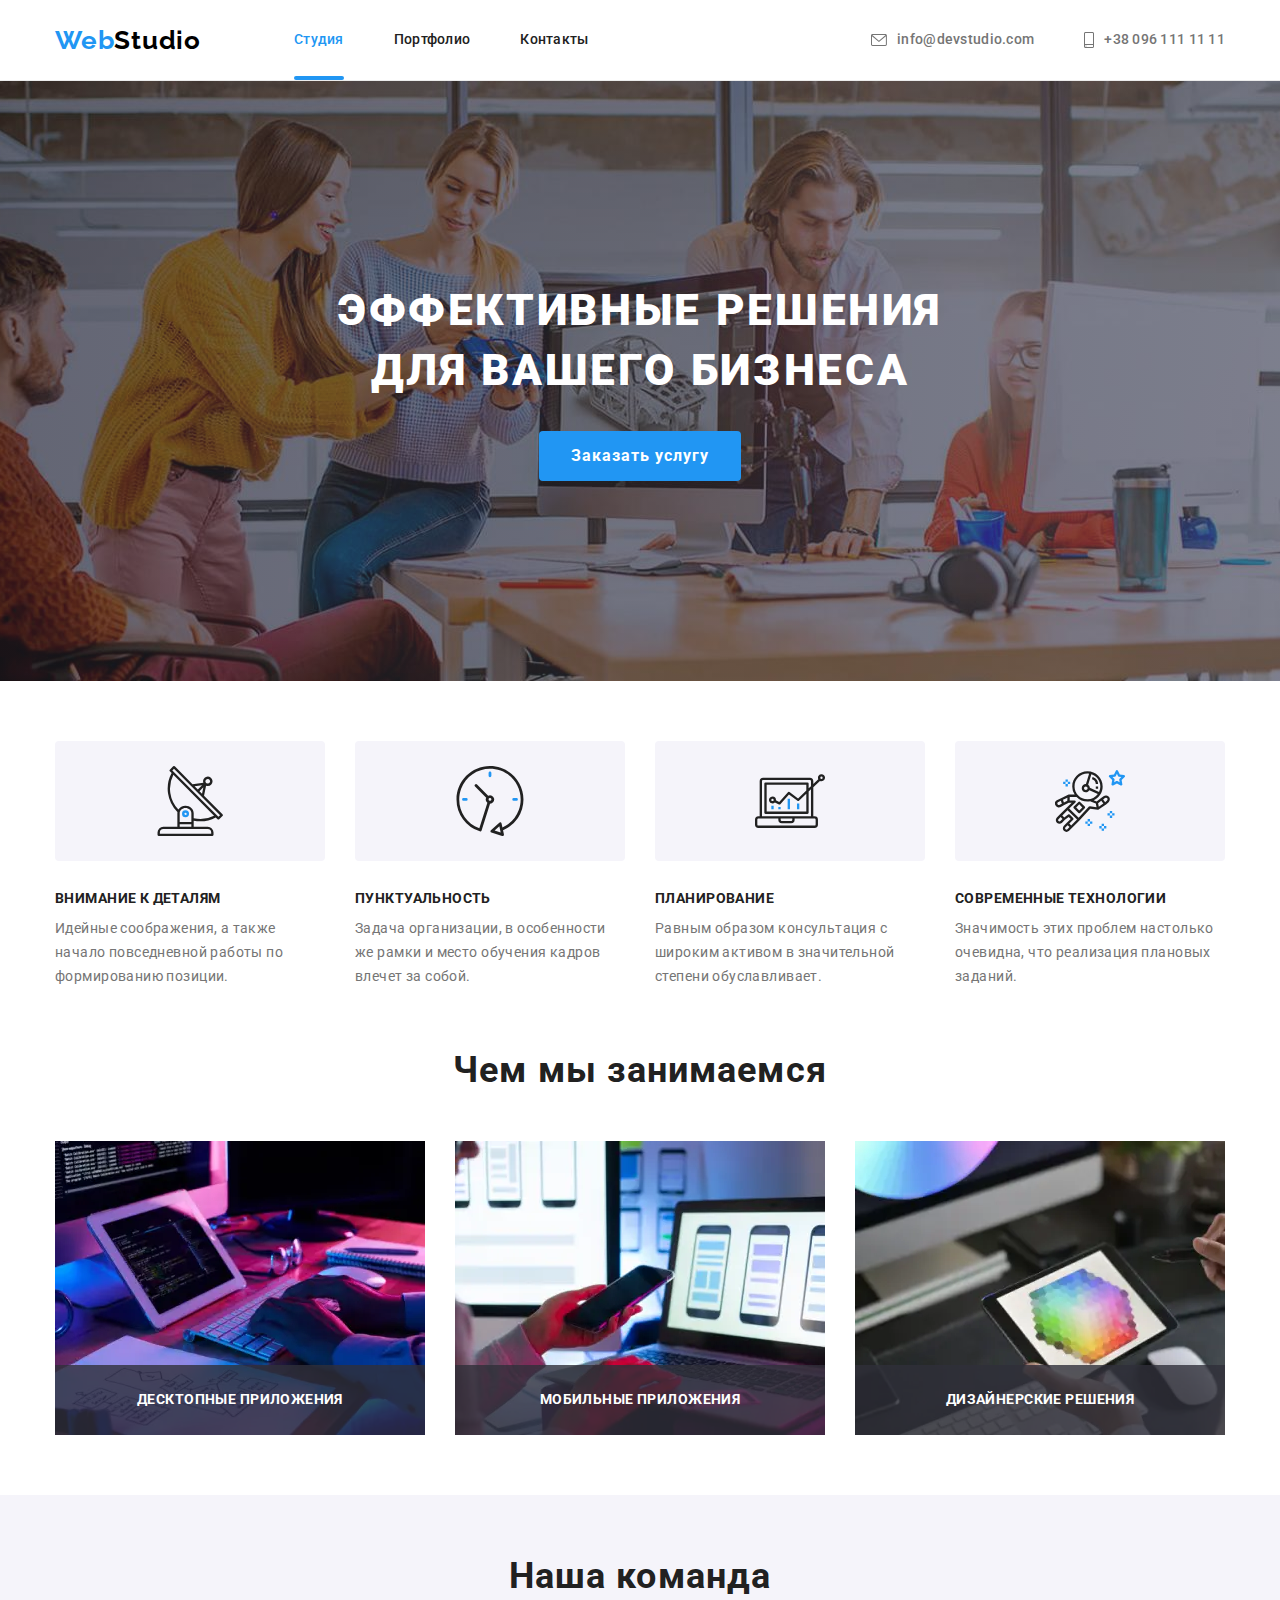
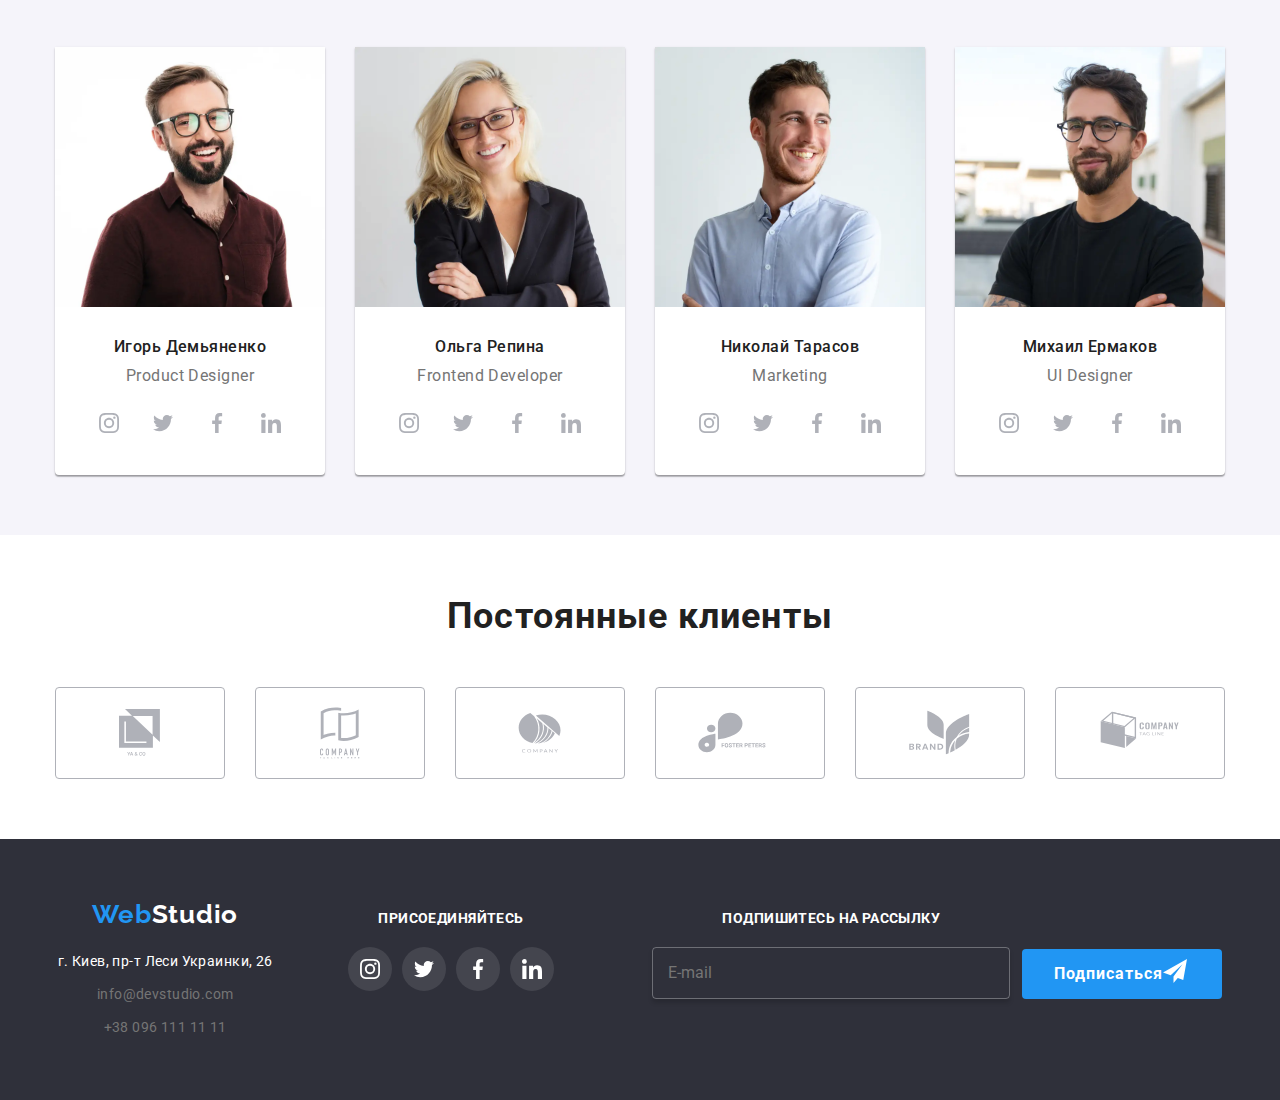
<file: index.html>
<!DOCTYPE html>
<html lang="ru">
<head>
    <meta charset="UTF-8">
    <meta http-equiv="X-UA-Compatible" content="IE=edge">
    <meta name="viewport" content="width=device-width, initial-scale=1.0">
    <title>WebStudio</title>
    <link rel="preconnect" href="https://fonts.gstatic.com">
    <link href="https://fonts.googleapis.com/css2?family=Raleway:wght@700&family=Roboto:wght@400;500;700;900&display=swap" rel="stylesheet">
    <link rel="stylesheet" href="https://cdnjs.cloudflare.com/ajax/libs/modern-normalize/0.6.0/modern-normalize.min.css"/>
    <link rel="stylesheet" href="./css/main.min.css">
</head>
<body>
<!-- Header -->
    <header class="header">
        <div class="container header__container">
            <nav class="header__navigation">
                <a class="logo header__logo link" href="./index.html" ><span class="logo__accent">Web</span>Studio</a>
                <ul class="menu list">
                    <li class="menu__item"><a class="menu__link link menu_current" href="./index.html" >Студия</a></li>
                    <li class="menu__item"><a class="menu__link link" href="./portfolio.html" >Портфолио</a></li>
                    <li class="menu__item"><a class="menu__link link" href="#" >Контакты</a></li>
                </ul>
            </nav>
            <button class="menu-button" type="button" data-menu-button> 
                <svg class="menu-button__icon" width="40" height="40">
                    <use href="./images/sprite.svg#icon-menu"></use>
                </svg>
            </button>
            <ul class="contacts header__contacts list">
                <li class="contacts__item">
                    <a class="contacts__link link" href="mailto:info@devstudio.com" >
                    <svg class="contacts__icon" width="16px" height="12px">
                        <use href="./images/sprite.svg#icon-envelope"></use>
                    </svg>
                    info@devstudio.com
                    </a>
                </li>
                <li class="contacts__item">
                    <a class="contacts__link link" href="tel:+380961111111" >
                        <svg class="contacts__icon" width="10px" height="16px">
                            <use href="./images/sprite.svg#icon-smartphone"></use>
                        </svg>
                        +38 096 111 11 11
                    </a>
                </li>
            </ul>
        </div>
              <!-- MOBILE MENU -->
        <div class="mobile-menu" data-menu>
            <div class="container mobile-menu__container">
                <button class="mobile-menu-close-btn" type="button" data-menu-close>
                    <svg class="mobile-menu-close-btn__icon" width="18" height="18">
                        <use href="./images/sprite.svg#icon-close"></use>
                    </svg>
                </button>
                <nav class="mobile-menu__navigation"></nav>
                <ul class="mobile-menu-navigation-list list">
                    <li class="mobile-menu-navigation-list__item">
                        <a class="mobile-menu-navigation-list__link link mobile-menu_current" href="./index.html" >Студия</a>
                    </li>
                    <li class="mobile-menu-navigation-list__item">
                        <a class="mobile-menu-navigation-list__link link" href="./portfolio.html" >Портфолио</a>
                    </li>
                    <li class="mobile-menu-navigation-list__item">
                        <a class="mobile-menu-navigation-list__link link" href="#" >Контакты</a>
                    </li>
                </ul>
                <ul class="mobile-menu-contacts list">
                    <li class="mobile-menu-contacts__item">
                        <a class="mobile-menu-contacts__link mobile-menu-contacts__phone-number link" href="tel:+380961111111" >
                            +38 096 111 11 11
                        </a>
                    </li>
                    <li class="mobile-menu-contacts__item">
                        <a class="mobile-menu-contacts__link link" href="mailto:info@devstudio.com" >
                        info@devstudio.com
                        </a>
                    </li>
                </ul>
                <ul class="mobile-menu-social-list list">
                    <li class="mobile-menu-social-list__item">
                        <a href="#" class="mobile-menu-social-list__link link">Instagram</a>
                    </li>
                    <li class="mobile-menu-social-list__item">
                        <a href="#" class="mobile-menu-social-list__link link">Twitter</a>
                    </li>
                    <li class="mobile-menu-social-list__item">
                        <a href="#" class="mobile-menu-social-list__link link">Facebook</a>
                    </li>
                    <li class="mobile-menu-social-list__item">
                        <a href="#" class="mobile-menu-social-list__link link">LinkedIn</a>
                    </li>
                </ul>
            </div>
        </div>
    </header>
    <main>
<!--Hero-->
    <section class="hero">
        <div>
            <h1 class="hero__title">Эффективные решения <br/> для вашего бизнеса</h1>
            <button class="modal-btn" data-modal-open type="button" >Заказать услугу</button>
        </div>
    </section>
<!--Values-->
    <section class="values section">
        <div class="container">
            <h2 class="values__title visually-hidden">Наши ценности</h2>
        <ul class="values-list list">
            <li class="values-list__item">
                <div class="values-list__block">
                    <svg class="values-list__icon" width="70" height="70">
                        <use href="./images/sprite.svg#icon-plate"></use>
                    </svg>
                </div>
                <h3 class="values-list__title">Внимание к деталям</h3>
                <p class="values-list__text">Идейные соображения, а также начало повседневной работы по формированию позиции.</p>
            </li>
            <li class="values-list__item">
                <div class="values-list__block">
                    <svg class="values-list__icon" width="70" height="70">
                        <use href="./images/sprite.svg#icon-clock"></use>
                    </svg>
                </div>
                <h3 class="values-list__title">Пунктуальность</h3>
                <p class="values-list__text">Задача организации, в особенности же рамки и место обучения кадров влечет за собой.</p>
            </li>
            <li class="values-list__item">
                <div class="values-list__block">
                    <svg class="values-list__icon" width="70" height="70">
                        <use href="./images/sprite.svg#icon-diagram"></use>
                    </svg>
                </div>
                <h3 class="values-list__title">Планирование</h3>
                <p class="values-list__text">Равным образом консультация с широким активом в значительной степени обуславливает.</p>                
            </li>
            <li class="values-list__item">
                <div class="values-list__block">
                    <svg class="values-list__icon" width="70" height="70">
                        <use href="./images/sprite.svg#icon-astronaut"></use>
                    </svg>
                </div>
                <h3 class="values-list__title">Современные технологии</h3>
                <p class="values-list__text">Значимость этих проблем настолько очевидна, что реализация плановых заданий.</p>                
            </li>
        </ul>
        </div>
    </section>
<!-- Activity -->
    <section class="activity section">
        <div class="container">
            <h2 class="activity__title section-title">Чем мы занимаемся </h2>
        <ul class="activity-list list">
            <li class="activity-list__item">
                <picture>
                    <source
                    srcset="./images/activity/what_we_do1.webp 1x, ./images/activity/what_we_do1@2x.webp 2x"
                    media="(min-width: 1200px)"
                    type="image/webp">
                    <source
                    srcset="./images/activity/what_we_do1.jpg 1x, ./images/activity/what_we_do1@2x.jpg 2x"
                    media="(min-width: 1200px)">
                    <img  class="activity-list__image" src="#" alt="Человек наберает код">
                </picture>
                <div class="activity-list__container">
                    <p class="activity-list__text">Десктопные приложения</p>
                </div>
            </li>
            <li class="activity-list__item">
                <picture>
                    <source
                    srcset="./images/activity/what_we_do2.webp 1x, ./images/activity/what_we_do2@2x.webp 2x"
                    media="(min-width: 1200px)"
                    type="image/webp">
                    <source srcset="./images/activity/what_we_do2.jpg 1x, ./images/activity/what_we_do2@2x.jpg 2x" 
                    media="(min-width: 1200px)"> 
                    <img  class="activity-list__image" src="#" alt="Человек смотрит на телефон">
                </picture>
                <div class="activity-list__container">
                    <p class="activity-list__text">Мобильные приложения</p>
                </div>
            </li>
            <li class="activity-list__item">
                <picture>
                    <source
                    srcset="./images/activity/what_we_do3.webp 1x, ./images/activity/what_we_do3@2x.webp 2x"
                    media="(min-width: 1200px)"
                    type="image/webp">
                    <source
                    srcset="./images/activity/what_we_do3.jpg 1x, ./images/activity/what_we_do3@2x.jpg 2x"
                    media="(min-width: 1200px)">
                    <img  class="activity-list__image" src="#" alt="Человек выбирает цвет">
                </picture> 
                <div class="activity-list__container">
                    <p class="activity-list__text">Дизайнерские решения</p>
                </div>
            </li>
        </ul>
        </div>
    </section>
<!-- Team -->
    <section class="team section"> 
        <div class="container">
            <h2 class="team__title section-title">Наша команда</h2>
        <ul class="team-list list">
            <li class="team-list__item">
                <picture>
                    <source
                    srcset="./images/team/team1-desktop.webp 1x, ./images/team/team1-desktop@2x.webp 2x"
                    media="(min-width: 1200px)"
                    type="image/webp">
                    <source
                    srcset="./images/team/team1-desktop.jpg 1x, ./images/team/team1-desktop@2x.jpg 2x"
                    media="(min-width: 1200px)"> 
                    <source
                    srcset="./images/team/team1-tablet.webp 1x, ./images/team/team1-tablet@2x.webp 2x"
                    media="(min-width: 768px)"
                    type="image/webp">
                    <source
                    srcset=".images/team/team1-tablet.jpg 1x, ./images/team/team1-tablet2x.jpg 2x"
                    media="(min-width: 768px)"> 
                    <source
                    srcset="./images/team/team1-mobile.webp 1x, ./images/team/team1-mobile@2x.webp 2x"
                    media="(max-width: 767px)"
                    type="image/webp">
                    <source
                    srcset="./images/team/team1-mobile.jpg 1x, ./images/team/team1-mobile2x.jpg 2x"
                    media="(max-width: 767px)"> 
                    <img  class="team-list__image" src="#" alt="Игорь Демьяненко">
                </picture>
                <div class="team-list__content">
                    <h3 class="team-list__title">Игорь Демьяненко</h3>
                    <p class="team-list__text" lang="en" >Product Designer</p>
                    <ul class="social-list list">
                        <li class="social-list__item">
                            <a class="social-list__link" href="#">
                                <svg class="social-list__icon" width="20" height="20">
                                    <use href="./images/sprite.svg#icon-instagram"></use>
                                </svg>
                            </a>
                        </li>
                        <li class="social-list__item">
                            <a class="social-list__link" href="#">
                                <svg class="social-list__icon" width="20" height="20">
                                    <use href="./images/sprite.svg#icon-twitter"></use>
                                </svg>
                            </a>
                        </li>
                        <li class="social-list__item">
                            <a class="social-list__link" href="#">
                                <svg class="social-list__icon" width="20" height="20">
                                    <use href="./images/sprite.svg#icon-facebook"></use>
                                </svg>
                            </a>
                        </li>
                        <li class="social-list__item">
                            <a class="social-list__link" href="#">
                                <svg class="social-list__icon" width="20" height="20">
                                    <use href="./images/sprite.svg#icon-linkedin"></use>
                                </svg>
                            </a>
                        </li>
                    </ul>
                </div>  
            </li>
            <li class="team-list__item">
                <picture>
                    <source
                    srcset="./images/team/team4-desktop.webp 1x, ./images/team/team4-desktop@2x.webp 2x"
                    media="(min-width: 1200px)"
                    type="image/webp">
                    <source
                    srcset="./images/team/team4-desktop.jpg 1x, ./images/team/team4-desktop@2x.jpg 2x"
                    media="(min-width: 1200px)"> 
                    <source
                    srcset="./images/team/team4-tablet.webp 1x, ./images/team/team4-tablet@2x.webp 2x"
                    media="(min-width: 768px)"
                    type="image/webp">
                    <source
                    srcset=".images/team/team4-tablet.jpg 1x, ./images/team/team4-tablet2x.jpg 2x"
                    media="(min-width: 768px)"> 
                    <source
                    srcset="./images/team/team4-mobile.webp 1x, ./images/team/team4-mobile@2x.webp 2x"
                    media="(max-width: 767px)"
                    type="image/webp">
                    <source
                    srcset="./images/team/team4-mobile.jpg 1x, ./images/team/team4-mobile2x.jpg 2x"
                    media="(max-width: 767px)"> 
                    <img  class="team-list__image" src="#" alt="Ольга Репина">
                </picture>
                <div class="team-list__content">
                    <h3 class="team-list__title">Ольга Репина</h3>
                    <p class="team-list__text" lang="en">Frontend Developer</p>
                    <ul class="social-list list">
                        <li class="social-list__item">
                            <a class="social-list__link" href="#">
                                <svg class="social-list__icon" width="20" height="20">
                                    <use href="./images/sprite.svg#icon-instagram"></use>
                                </svg>
                            </a>
                        </li>
                        <li class="social-list__item">
                            <a class="social-list__link" href="#">
                                <svg class="social-list__icon" width="20" height="20">
                                    <use href="./images/sprite.svg#icon-twitter"></use>
                                </svg>
                            </a>
                        </li>
                        <li class="social-list__item">
                            <a class="social-list__link" href="#">
                                <svg class="social-list__icon" width="20" height="20">
                                    <use href="./images/sprite.svg#icon-facebook"></use>
                                </svg>
                            </a>
                        </li>
                        <li class="social-list__item">
                            <a class="social-list__link" href="#">
                                <svg class="social-list__icon" width="20" height="20">
                                    <use href="./images/sprite.svg#icon-linkedin"></use>
                                </svg>
                            </a>
                        </li>
                    </ul>
                </div>   
            </li>
            <li class="team-list__item">
                <picture>
                    <source
                    srcset="./images/team/team3-desktop.webp 1x, ./images/team/team3-desktop@2x.webp 2x"
                    media="(min-width: 1200px)"
                    type="image/webp">
                    <source
                    srcset="./images/team/team3-desktop.jpg 1x, ./images/team/team3-desktop@2x.jpg 2x"
                    media="(min-width: 1200px)"> 
                    <source
                    srcset="./images/team/team3-tablet.webp 1x, ./images/team/team3-tablet@2x.webp 2x"
                    media="(min-width: 768px)"
                    type="image/webp">
                    <source
                    srcset=".images/team/team3-tablet.jpg 1x, ./images/team/team3-tablet2x.jpg 2x"
                    media="(min-width: 768px)"> 
                    <source
                    srcset="./images/team/team3-mobile.webp 1x, ./images/team/team3-mobile@2x.webp 2x"
                    media="(max-width: 767px)"
                    type="image/webp">
                    <source
                    srcset="./images/team/team3-mobile.jpg 1x, ./images/team/team3-mobile2x.jpg 2x"
                    media="(max-width: 767px)"> 
                    <img  class="team-list__image" src="#" alt="Николай Тарасов">
                </picture>
                <div class="team-list__content">
                    <h3 class="team-list__title">Николай Тарасов</h3>
                    <p class="team-list__text" lang="en">Marketing</p>
                    <ul class="social-list list">
                        <li class="social-list__item">
                            <a class="social-list__link" href="#">
                                <svg class="social-list__icon" width="20" height="20">
                                    <use href="./images/sprite.svg#icon-instagram"></use>
                                </svg>
                            </a>
                        </li>
                        <li class="social-list__item">
                            <a class="social-list__link" href="#">
                                <svg class="social-list__icon" width="20" height="20">
                                    <use href="./images/sprite.svg#icon-twitter"></use>
                                </svg>
                            </a>
                        </li>
                        <li class="social-list__item">
                            <a class="social-list__link" href="#">
                                <svg class="social-list__icon" width="20" height="20">
                                    <use href="./images/sprite.svg#icon-facebook"></use>
                                </svg>
                            </a>
                        </li>
                        <li class="social-list__item">
                            <a class="social-list__link" href="#">
                                <svg class="social-list__icon" width="20" height="20">
                                    <use href="./images/sprite.svg#icon-linkedin"></use>
                                </svg>
                            </a>
                        </li>
                    </ul>
                </div> 
            </li>
            <li class="team-list__item">
                <picture>
                    <source
                    srcset="./images/team/team2-desktop.webp 1x, ./images/team/team2-desktop@2x.webp 2x"
                    media="(min-width: 1200px)"
                    type="image/webp">
                    <source
                    srcset="./images/team/team2-desktop.jpg 1x, ./images/team/team2-desktop@2x.jpg 2x"
                    media="(min-width: 1200px)"> 
                    <source
                    srcset="./images/team/team2-tablet.webp 1x, ./images/team/team2-tablet@2x.webp 2x"
                    media="(min-width: 768px)"
                    type="image/webp">
                    <source
                    srcset=".images/team/team2-tablet.jpg 1x, ./images/team/team2-tablet2x.jpg 2x"
                    media="(min-width: 768px)"> 
                    <source
                    srcset="./images/team/team2-mobile.webp 1x, ./images/team/team2-mobile@2x.webp 2x"
                    media="(max-width: 767px)"
                    type="image/webp">
                    <source
                    srcset="./images/team/team2-mobile.jpg 1x, ./images/team/team2-mobile2x.jpg 2x"
                    media="(max-width: 767px)"> 
                    <img  class="team-list__image" src="#" alt="Николай Тарасов">
                </picture>
                <div class="team-list__content">
                    <h3 class="team-list__title">Михаил Ермаков</h3>
                    <p class="team-list__text" lang="en">UI Designer</p>
                    <ul class="social-list list">
                        <li class="social-list__item">
                            <a class="social-list__link" href="#">
                                <svg class="social-list__icon" width="20" height="20">
                                    <use href="./images/sprite.svg#icon-instagram"></use>
                                </svg>
                            </a>
                        </li>
                        <li class="social-list__item">
                            <a class="social-list__link" href="#">
                                <svg class="social-list__icon" width="20" height="20">
                                    <use href="./images/sprite.svg#icon-twitter"></use>
                                </svg>
                            </a>
                        </li>
                        <li class="social-list__item">
                            <a class="social-list__link" href="#">
                                <svg class="social-list__icon" width="20" height="20">
                                    <use href="./images/sprite.svg#icon-facebook"></use>
                                </svg>
                            </a>
                        </li>
                        <li class="social-list__item">
                            <a class="social-list__link" href="#">
                                <svg class="social-list__icon" width="20" height="20">
                                    <use href="./images/sprite.svg#icon-linkedin"></use>
                                </svg>
                            </a>
                        </li>
                    </ul>
                </div>
            </li>
        </ul>
        </div>
    </section>
<!-- Customers  -->
<section class="customers section">
    <div class="container">
        <h2 class="customers__title section-title">Постоянные клиенты</h2>
        <ul class="customers-list list">
            <li class="customers-list__item">
                <a class="customers-list__link" href="#">
                    <svg class="customers-list__icon" width="41" height="47">
                        <use href="./images/sprite.svg#icon-yaco"></use>
                    </svg>
                </a>
            </li>
            <li class="customers-list__item">
                <a class="customers-list__link" href="#">
                    <svg class="customers-list__icon" width="40" height="52">
                        <use href="./images/sprite.svg#icon-tag-line-here"></use>
                    </svg>
                </a>
            </li>
            <li class="customers-list__item">
                <a class="customers-list__link" href="#">
                    <svg class="customers-list__icon" width="43" height="41">
                        <use href="./images/sprite.svg#icon-company"></use>
                    </svg>
                </a>
            </li>
            <li class="customers-list__item">
                <a class="customers-list__link" href="#">
                    <svg class="customers-list__icon" width="84" height="41">
                        <use href="./images/sprite.svg#icon-foster-peters"></use>
                    </svg>
                </a>
            </li>
            <li class="customers-list__item">
                <a class="customers-list__link" href="#">
                    <svg class="customers-list__icon" width="63" height="45">
                        <use href="./images/sprite.svg#icon-brand"></use>
                    </svg>
                </a>
            </li>
            <li class="customers-list__item">
                <a class="customers-list__link" href="#">
                    <svg class="customers-list__icon" width="94" height="44">
                        <use href="./images/sprite.svg#icon-tag-line"></use>
                    </svg>
                </a>
            </li>
        </ul>
    </div>
</section>
</main>
<!-- Footer -->
    <footer class="footer">
        <div class="footer__container container">
            <div class="contact-information footer__contact-information">
                <a class="logo footer__logo logo_white link" href="./index.html" ><span class="logo__accent">Web</span>Studio</a>
                <address class="contact-information__container">
                    <ul class="contact-information__list list">
                        <li class="contact-information__item"><a class="contact-information__link contact-information__link_white link" href="https://goo.gl/maps/SBPvkcsHBhy8aDbb7" target="_blank" rel="noopener noreferrer">г. Киев, пр-т Леси Украинки, 26</a></li>
                        <li class="contact-information__item"><a class="contact-information__link link" href="mailto:info@devstudio.com" >info@devstudio.com</a></li>
                        <li class="contact-information__item"><a class="contact-information__link link" href="tel:+380961111111" >+38 096 111 11 11</a></li>
                    </ul>
                </address>
            </div>
        <div class="footer-social">
            <h2 class="footer-social__header">присоединяйтесь</h2>
            <ul class="social-list footer__social-list list">
                <li class="social-list__item">
                    <a class="social-list__link social-list__link_dark" href="#">
                        <svg class="social-list__icon social-list__icon_white" width="20" height="20">
                            <use href="./images/sprite.svg#icon-instagram"></use>
                        </svg>
                    </a>
                </li>
                <li class="social-list__item">
                    <a class="social-list__link social-list__link_dark" href="#">
                        <svg class="social-list__icon social-list__icon_white" width="20" height="20">
                            <use href="./images/sprite.svg#icon-twitter"></use>
                        </svg>
                    </a>
                </li>
                <li class="social-list__item">
                    <a class="social-list__link social-list__link_dark" href="#">
                        <svg class="social-list__icon social-list__icon_white" width="20" height="20">
                            <use href="./images/sprite.svg#icon-facebook"></use>
                        </svg>
                    </a>
                </li>
                <li class="social-list__item">
                    <a class="social-list__link social-list__link_dark" href="#">
                        <svg class="social-list__icon social-list__icon_white" width="20" height="20">
                            <use href="./images/sprite.svg#icon-linkedin"></use>
                        </svg>
                    </a>
                </li>
            </ul>
        </div>
        <form class="subscribe-form">
            <div class="subscribe-form__field">
                <label class="subscribe-form__label">
                    <span class="subscribe-form__text">
                        Подпишитесь на рассылку
                    </span>
                    <input class="subscribe-form__input" type="text" name="subscribe" placeholder="E-mail">
                </label>
            </div>
            <button class="modal-btn subscribe-form__modal-btn" type="submit">
                <span class="subscribe-form__modal-btn__text">
                    Подписаться
                </span>
                <svg class="subscribe-form__modal-btn__icon" width="24" height="24">
                    <use href="./images/sprite.svg#icon-send"></use>
                </svg>
            </button>
        </form>
        </div>
    </footer> 
    <!-- Modal window -->
    <div class="backdrop is-hidden" data-modal>
        <div class="modal">
            <button class="close-btn" type="button" data-modal-close>
                <svg class="close-btn__icon" width="18" height="18">
                    <use href="./images/sprite.svg#icon-close"></use>
                </svg>
            </button>
        <h2 class="modal__title">Оставьте свои данные, мы вам перезвоним</h2>
            <form class="modal-form" name="order-form">
                <div class="modal-form__field">
                    <label class="modal-form__label" for="name">Имя</label>
                    <div class="modal-form__wrapper">
                        <input class="modal-form__input" type="text" name="name" id="name">
                        <svg class="modal-form__icon" width="18" height="18">
                            <use href="./images/sprite.svg#icon-person-black"></use>
                        </svg>
                    </div>
                </div>
                <div class="modal-form__field">
                    <label class="modal-form__label" for="phone">Телефон</label>
                    <div class="modal-form__wrapper">
                        <input class="modal-form__input" type="tel" name="phone" id="phone">
                        <svg class="modal-form__icon" width="18" height="18">
                            <use href="./images/sprite.svg#icon-phone-black"></use>
                        </svg>
                    </div>
                </div>
                <div class="modal-form__field">
                    <label class="modal-form__label" for="mail">Почта</label>
                    <div class="modal-form__wrapper">
                        <input class="modal-form__input" type="email" name="mail" id="mail">
                        <svg class="modal-form__icon" width="18" height="18">
                            <use href="./images/sprite.svg#icon-email-black"></use>
                        </svg>
                    </div>
                </div>
                <div class="modal-form__field">
                    <label class="modal-form__label" for="comments">Комментарий</label>
                    <textarea 
                    class="modal-form__message"
                    name="comments" 
                    rows="5" id="comments" 
                    placeholder="Введите текст"></textarea>
                </div>
                <div class="modal-form__checkbox-field">
                    <input class="modal-form__checkbox visually-hidden" 
                    type="checkbox" 
                    name="conditions" 
                    id="conditions">
                    <label class="modal-form__checkbox-label" for="conditions">Соглашаюсь с рассылкой и принимаю <a class="modal-form__checkbox-link" href="#">Условия договора</a></label>
                </div>
                <button class="modal-btn modal-form__modal-btn" type="submit">Отправить</button>
            </form>
        </div>
    </div>
    <script src="./js/modal.js"></script>
    <script src="./js/menu.js"></script>
</body>
</html>
</file>
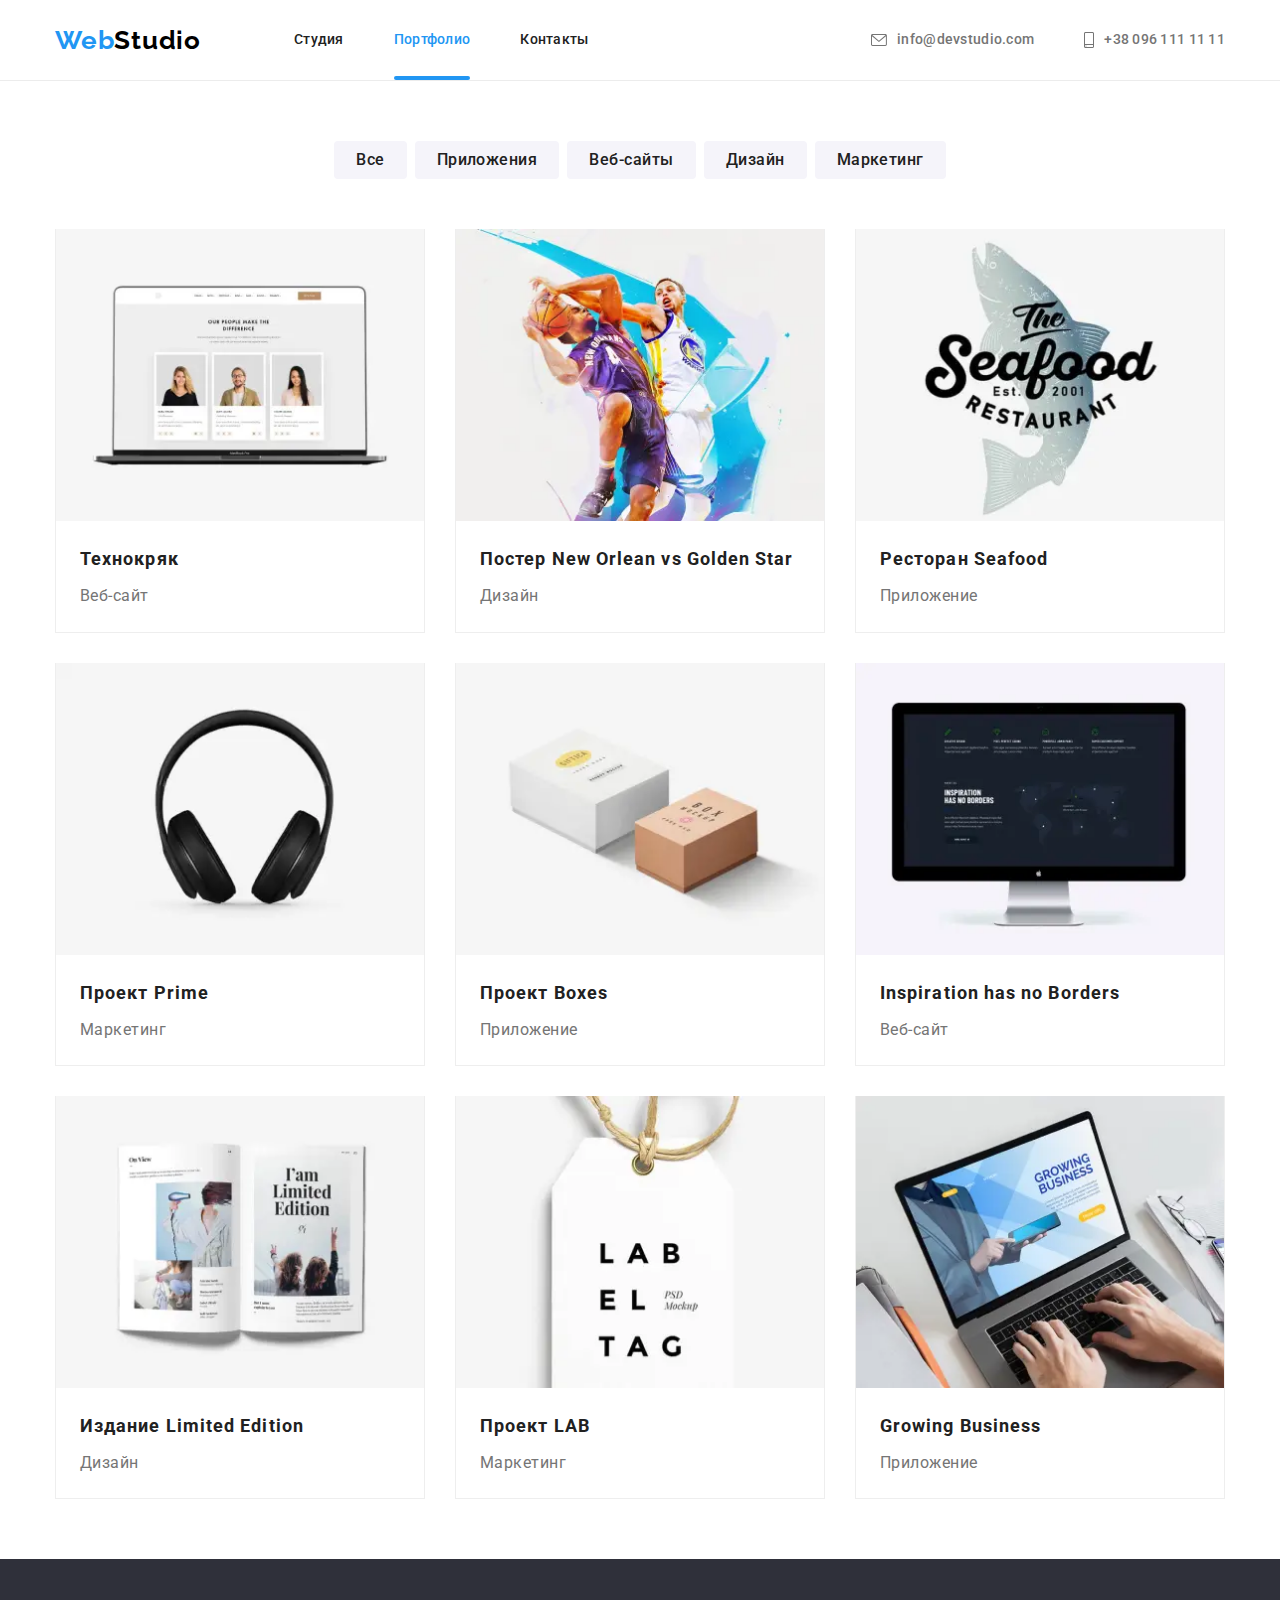
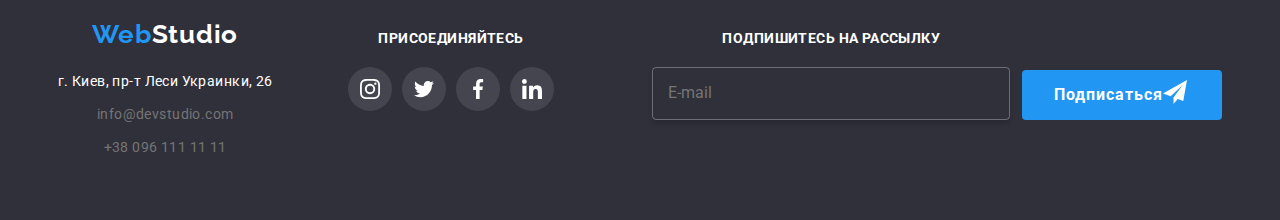
<file: portfolio.html>
<!DOCTYPE html>
<html lang="ru">
<head>
    <meta charset="UTF-8">
    <meta http-equiv="X-UA-Compatible" content="IE=edge">
    <meta name="viewport" content="width=device-width, initial-scale=1.0">
    <title>Портфолио</title>
    <link rel="preconnect" href="https://fonts.gstatic.com">
    <link href="https://fonts.googleapis.com/css2?family=Raleway:wght@700&family=Roboto:wght@400;500;700;900&display=swap" rel="stylesheet">
    <link rel="stylesheet" href="https://cdnjs.cloudflare.com/ajax/libs/modern-normalize/0.6.0/modern-normalize.min.css"/>
    <link rel="stylesheet" href="./css/main.min.css">
</head>
<body>
    <!-- Header -->
    <header class="header">
        <div class="container header__container">
            <nav class="header__navigation">
                <a class="logo header__logo link" href="./index.html" ><span class="logo__accent">Web</span>Studio</a>
                <ul class="menu list">
                    <li class="menu__item"><a class="menu__link link" href="./index.html" >Студия</a></li>
                    <li class="menu__item"><a class="menu__link link menu_current" href="./portfolio.html" >Портфолио</a></li>
                    <li class="menu__item"><a class="menu__link link" href="#" >Контакты</a></li>
                </ul>
            </nav>
            <button class="menu-button" type="button" data-menu-button> 
                <svg class="menu-button__icon" width="40" height="40">
                    <use href="./images/sprite.svg#icon-menu"></use>
                </svg>
            </button>
            <ul class="contacts header__contacts list">
                <li class="contacts__item">
                    <a class="contacts__link link" href="mailto:info@devstudio.com" >
                    <svg class="contacts__icon" width="16px" height="12px">
                        <use href="./images/sprite.svg#icon-envelope"></use>
                    </svg>
                    info@devstudio.com
                    </a>
                </li>
                <li class="contacts__item">
                    <a class="contacts__link link" href="tel:+380961111111" >
                        <svg class="contacts__icon" width="10px" height="16px">
                            <use href="./images/sprite.svg#icon-smartphone"></use>
                        </svg>
                        +38 096 111 11 11
                    </a>
                </li>
            </ul>
        </div>
              <!-- MOBILE MENU -->
        <div class="mobile-menu" data-menu>
            <div class="container mobile-menu__container">
                <button class="mobile-menu-close-btn" type="button" data-menu-close>
                    <svg class="mobile-menu-close-btn__icon" width="18" height="18">
                        <use href="./images/sprite.svg#icon-close"></use>
                    </svg>
                </button>
                <nav class="mobile-menu__navigation"></nav>
                <ul class="mobile-menu-navigation-list list">
                    <li class="mobile-menu-navigation-list__item">
                        <a class="mobile-menu-navigation-list__link link" href="./index.html" >Студия</a>
                    </li>
                    <li class="mobile-menu-navigation-list__item">
                        <a class="mobile-menu-navigation-list__link mobile-menu_current link" href="./portfolio.html" >Портфолио</a>
                    </li>
                    <li class="mobile-menu-navigation-list__item">
                        <a class="mobile-menu-navigation-list__link link" href="#" >Контакты</a>
                    </li>
                </ul>
                <ul class="mobile-menu-contacts list">
                    <li class="mobile-menu-contacts__item">
                        <a class="mobile-menu-contacts__link mobile-menu-contacts__phone-number link" href="tel:+380961111111" >
                            +38 096 111 11 11
                        </a>
                    </li>
                    <li class="mobile-menu-contacts__item">
                        <a class="mobile-menu-contacts__link link" href="mailto:info@devstudio.com" >
                        info@devstudio.com
                        </a>
                    </li>
                </ul>
                <ul class="mobile-menu-social-list list">
                    <li class="mobile-menu-social-list__item">
                        <a href="#" class="mobile-menu-social-list__link link">Instagram</a>
                    </li>
                    <li class="mobile-menu-social-list__item">
                        <a href="#" class="mobile-menu-social-list__link link">Twitter</a>
                    </li>
                    <li class="mobile-menu-social-list__item">
                        <a href="#" class="mobile-menu-social-list__link link">Facebook</a>
                    </li>
                    <li class="mobile-menu-social-list__item">
                        <a href="#" class="mobile-menu-social-list__link link">LinkedIn</a>
                    </li>
                </ul>
            </div>
        </div>
    </header>
    <main>
        <!-- Portfolio -->
        <h1 class="visually-hidden">Портфолио</h1>
        <section class="section">
            <div class="container">
                <ul class="filter list">
                    <li class="filter__item"><button class="filter__button" type="button">Все</button></li>
                    <li class="filter__item"><button class="filter__button" type="button">Приложения</button></li>
                    <li class="filter__item"><button class="filter__button" type="button">Веб-сайты</button></li>
                    <li class="filter__item"><button class="filter__button" type="button">Дизайн</button></li>
                    <li class="filter__item"><button class="filter__button" type="button">Маркетинг</button></li>
                </ul>
                <ul class="examples list">
                    <li class="card">
                        <a href="#" class="card__link link">
                            <div class="card__wraper">
                                <picture>
                                    <source
                                    srcset="./images/portfolio/example1-desktop.webp 1x, ./images/portfolio/example1-desktop@2x.webp 2x"
                                    media="(min-width: 1200px)"
                                    type="image/webp">
                                    <source
                                    srcset="./images/portfolio/example1-desktop.jpg 1x, ./images/portfolio/example1-desktop@2x.jpg 2x"
                                    media="(min-width: 1200px)"> 
                                    <source
                                    srcset="./images/portfolio/example1-tablet.webp 1x, ./images/portfolio/example1-tablet@2x.webp 2x"
                                    media="(min-width: 768px)"
                                    type="image/webp">
                                    <source
                                    srcset="./images/portfolio/example1-tablet.jpg 1x, ./images/portfolio/example1-tablet2x.jpg 2x"
                                    media="(min-width: 768px)"> 
                                    <source
                                    srcset="./images/portfolio/example1-mobile.webp 1x, ./images/portfolio/example1-mobile@2x.webp 2x"
                                    media="(max-width: 767px)"
                                    type="image/webp">
                                    <source
                                    srcset="./images/portfolio/example1-mobile.jpg 1x, ./images/portfolio/example1-mobile2x.jpg 2x"
                                    media="(max-width: 767px)"> 
                                    <img  class="card__image" src="./images/portfolio/example1-mobile.jpg" alt="Экран ноутбука">
                                </picture>
                                <p class="card__overlay">
                                Технокряк это современная площадка распространения коронавируса. Компании используют эту платформу для цифрового шпионажа и атак на защищённые сервера конкурентов.
                                </p>
                            </div>
                            <div class="card__content">
                                <h2 class="card__title">Технокряк</h2>
                                <p class="card__text">Веб-сайт</p>
                            </div>
                        </a>
                    </li>
                    <li class="card">
                        <a href="#" class="card__link link">
                            <div class="card__wraper">
                                <picture>
                                    <source
                                    srcset="./images/portfolio/example2-desktop.webp 1x, ./images/portfolio/example2-desktop@2x.webp 2x"
                                    media="(min-width: 1200px)"
                                    type="image/webp">
                                    <source
                                    srcset="./images/portfolio/example2-desktop.jpg 1x, ./images/portfolio/example2-desktop@2x.jpg 2x"
                                    media="(min-width: 1200px)"> 
                                    <source
                                    srcset="./images/portfolio/example2-tablet.webp 1x, ./images/portfolio/example2-tablet@2x.webp 2x"
                                    media="(min-width: 768px)"
                                    type="image/webp">
                                    <source
                                    srcset="./images/portfolio/example2-tablet.jpg 1x, ./images/portfolio/example2-tablet2x.jpg 2x"
                                    media="(min-width: 768px)"> 
                                    <source
                                    srcset="./images/portfolio/example2-mobile.webp 1x, ./images/portfolio/example2-mobile@2x.webp 2x"
                                    media="(max-width: 767px)"
                                    type="image/webp">
                                    <source
                                    srcset="./images/portfolio/example2-mobile.jpg 1x, ./images/portfolio/example2-mobile2x.jpg 2x"
                                    media="(max-width: 767px)"> 
                                    <img  class="card__image" src="./images/portfolio/example2-mobile.jpg" alt="ДВа баскетболиста">
                                </picture>
                                <p class="card__overlay">
                                    Технокряк это современная площадка распространения коронавируса. Компании используют эту платформу для цифрового шпионажа и атак на защищённые сервера конкурентов.
                                </p>
                            </div>   
                            <div class="card__content">
                                <h2 class="card__title">Постер New Orlean vs Golden Star</h2>
                                <p class="card__text">Дизайн</p>
                            </div>
                        </a>                         
                    </li>
                        <li class="card">
                           <a href="#" class="card__link link">
                                <div class="card__wraper">
                                    <picture>
                                        <source
                                        srcset="./images/portfolio/example3-desktop.webp 1x, ./images/portfolio/example3-desktop@2x.webp 2x"
                                        media="(min-width: 1200px)"
                                        type="image/webp">
                                        <source
                                        srcset="./images/portfolio/example3-desktop.jpg 1x, ./images/portfolio/example3-desktop@2x.jpg 2x"
                                        media="(min-width: 1200px)"> 
                                        <source
                                        srcset="./images/portfolio/example3-tablet.webp 1x, ./images/portfolio/example3-tablet@2x.webp 2x"
                                        media="(min-width: 768px)"
                                        type="image/webp">
                                        <source
                                        srcset="./images/portfolio/example3-tablet.jpg 1x, ./images/portfolio/example3-tablet2x.jpg 2x"
                                        media="(min-width: 768px)"> 
                                        <source
                                        srcset="./images/portfolio/example3-mobile.webp 1x, ./images/portfolio/example3-mobile@2x.webp 2x"
                                        media="(max-width: 767px)"
                                        type="image/webp">
                                        <source
                                        srcset="./images/portfolio/example3-mobile.jpg 1x, ./images/portfolio/example3-mobile2x.jpg 2x"
                                        media="(max-width: 767px)"> 
                                        <img  class="card__image" src="./images/portfolio/example3-mobile.jpg" alt="Логотип ресторана">
                                    </picture>
                                    <p class="card__overlay">
                                        Технокряк это современная площадка распространения коронавируса. Компании используют эту платформу для цифрового шпионажа и атак на защищённые сервера конкурентов.
                                    </p>
                                </div>  
                                <div class="card__content">
                                    <h2 class="card__title">Ресторан Seafood</h2>
                                    <p class="card__text">Приложение</p>  
                                </div>
                           </a>
                        </li>
                        <li class="card">
                           <a href="#" class="card__link link">
                                <div class="card__wraper">
                                    <picture>
                                        <source
                                        srcset="./images/portfolio/example4-desktop.webp 1x, ./images/portfolio/example4-desktop@2x.webp 2x"
                                        media="(min-width: 1200px)"
                                        type="image/webp">
                                        <source
                                        srcset="./images/portfolio/example4-desktop.jpg 1x, ./images/portfolio/example4-desktop@2x.jpg 2x"
                                        media="(min-width: 1200px)"> 
                                        <source
                                        srcset="./images/portfolio/example4-tablet.webp 1x, ./images/portfolio/example4-tablet@2x.webp 2x"
                                        media="(min-width: 768px)"
                                        type="image/webp">
                                        <source
                                        srcset="./images/portfolio/example4-tablet.jpg 1x, ./images/portfolio/example4-tablet2x.jpg 2x"
                                        media="(min-width: 768px)"> 
                                        <source
                                        srcset="./images/portfolio/example4-mobile.webp 1x, ./images/portfolio/example4-mobile@2x.webp 2x"
                                        media="(max-width: 767px)"
                                        type="image/webp">
                                        <source
                                        srcset="./images/portfolio/example4-mobile.jpg 1x, ./images/portfolio/example4-mobile2x.jpg 2x"
                                        media="(max-width: 767px)"> 
                                        <img  class="card__image" src="./images/portfolio/example4-mobile.jpg" alt="Наушники">
                                    </picture>
                                    <p class="card__overlay">
                                        Технокряк это современная площадка распространения коронавируса. Компании используют эту платформу для цифрового шпионажа и атак на защищённые сервера конкурентов.
                                    </p>
                                </div>
                                <div class="card__content">
                                    <h2 class="card__title">Проект Prime</h2>
                                    <p class="card__text">Маркетинг</p>
                                </div>
                            </a>
                        </li>
                        <li class="card">
                            <a href="#" class="card__link link">
                                <div class="card__wraper">
                                    <picture>
                                        <source
                                        srcset="./images/portfolio/example5-desktop.webp 1x, ./images/portfolio/example5-desktop@2x.webp 2x"
                                        media="(min-width: 1200px)"
                                        type="image/webp">
                                        <source
                                        srcset="./images/portfolio/example5-desktop.jpg 1x, ./images/portfolio/example5-desktop@2x.jpg 2x"
                                        media="(min-width: 1200px)"> 
                                        <source
                                        srcset="./images/portfolio/example5-tablet.webp 1x, ./images/portfolio/example5-tablet@2x.webp 2x"
                                        media="(min-width: 768px)"
                                        type="image/webp">
                                        <source
                                        srcset="./images/portfolio/example5-tablet.jpg 1x, ./images/portfolio/example5-tablet2x.jpg 2x"
                                        media="(min-width: 768px)"> 
                                        <source
                                        srcset="./images/portfolio/example5-mobile.webp 1x, ./images/portfolio/example5-mobile@2x.webp 2x"
                                        media="(max-width: 767px)"
                                        type="image/webp">
                                        <source
                                        srcset="./images/portfolio/example5-mobile.jpg 1x, ./images/portfolio/example5-mobile2x.jpg 2x"
                                        media="(max-width: 767px)"> 
                                        <img  class="card__image" src="./images/portfolio/example5-mobile.jpg" alt="Две кробки">
                                    </picture>
                                    <p class="card__overlay">
                                        Технокряк это современная площадка распространения коронавируса. Компании используют эту платформу для цифрового шпионажа и атак на защищённые сервера конкурентов.
                                    </p>
                                </div>
                                <div class="card__content">
                                    <h2 class="card__title">Проект Boxes</h2>
                                    <p class="card__text">Приложение</p>    
                                </div>
                            </a>
                        </li>
                        <li class="card">
                            <a href="#" class="card__link link">
                                <div class="card__wraper">
                                    <picture>
                                        <source
                                        srcset="./images/portfolio/example6-desktop.webp 1x, ./images/portfolio/example6-desktop@2x.webp 2x"
                                        media="(min-width: 1200px)"
                                        type="image/webp">
                                        <source
                                        srcset="./images/portfolio/example6-desktop.jpg 1x, ./images/portfolio/example6-desktop@2x.jpg 2x"
                                        media="(min-width: 1200px)"> 
                                        <source
                                        srcset="./images/portfolio/example6-tablet.webp 1x, ./images/portfolio/example6-tablet@2x.webp 2x"
                                        media="(min-width: 768px)"
                                        type="image/webp">
                                        <source
                                        srcset="./images/portfolio/example6-tablet.jpg 1x, ./images/portfolio/example6-tablet2x.jpg 2x"
                                        media="(min-width: 768px)"> 
                                        <source
                                        srcset="./images/portfolio/example6-mobile.webp 1x, ./images/portfolio/example6-mobile@2x.webp 2x"
                                        media="(max-width: 767px)"
                                        type="image/webp">
                                        <source
                                        srcset="./images/portfolio/example6-mobile.jpg 1x, ./images/portfolio/example6-mobile2x.jpg 2x"
                                        media="(max-width: 767px)"> 
                                        <img  class="card__image" src="./images/portfolio/example6-mobile.jpg" alt="Монитор компютера">
                                    </picture>
                                    <p class="card__overlay">
                                        Технокряк это современная площадка распространения коронавируса. Компании используют эту платформу для цифрового шпионажа и атак на защищённые сервера конкурентов.
                                    </p>
                                </div>
                                <div class="card__content">
                                    <h2 class="card__title" lang="en">Inspiration has no Borders</h2>
                                    <p class="card__text">Веб-сайт</p>  
                                </div>
                           </a>
                        </li>
                        <li class="card">
                            <a href="#" class="card__link link">
                                <div class="card__wraper">
                                    <picture>
                                        <source
                                        srcset="./images/portfolio/example7-desktop.webp 1x, ./images/portfolio/example7-desktop@2x.webp 2x"
                                        media="(min-width: 1200px)"
                                        type="image/webp">
                                        <source
                                        srcset="./images/portfolio/example7-desktop.jpg 1x, ./images/portfolio/example7-desktop@2x.jpg 2x"
                                        media="(min-width: 1200px)"> 
                                        <source
                                        srcset="./images/portfolio/example7-tablet.webp 1x, ./images/portfolio/example7-tablet@2x.webp 2x"
                                        media="(min-width: 768px)"
                                        type="image/webp">
                                        <source
                                        srcset="./images/portfolio/example7-tablet.jpg 1x, ./images/portfolio/example7-tablet2x.jpg 2x"
                                        media="(min-width: 768px)"> 
                                        <source
                                        srcset="./images/portfolio/example7-mobile.webp 1x, ./images/portfolio/example7-mobile@2x.webp 2x"
                                        media="(max-width: 767px)"
                                        type="image/webp">
                                        <source
                                        srcset="./images/portfolio/example7-mobile.jpg 1x, ./images/portfolio/example7-mobile2x.jpg 2x"
                                        media="(max-width: 767px)"> 
                                        <img  class="card__image" src="./images/portfolio/example7-mobile.jpg" alt="Открытый журнал">
                                    </picture>
                                    <p class="card__overlay">
                                    Технокряк это современная площадка распространения коронавируса. Компании используют эту платформу для цифрового шпионажа и атак на защищённые сервера конкурентов.
                                    </p>
                                </div>    
                            <div class="card__content">
                                <h2 class="card__title">Издание Limited Edition</h2>
                                <p class="card__text">Дизайн</p>   
                            </div>
                           </a>
                        </li>
                        <li class="card">
                            <a href="" class="card__link link">
                                <div class="card__wraper">
                                    <picture>
                                        <source
                                        srcset="./images/portfolio/example8-desktop.webp 1x, ./images/portfolio/example8-desktop@2x.webp 2x"
                                        media="(min-width: 1200px)"
                                        type="image/webp">
                                        <source
                                        srcset="./images/portfolio/example8-desktop.jpg 1x, ./images/portfolio/example8-desktop@2x.jpg 2x"
                                        media="(min-width: 1200px)"> 
                                        <source
                                        srcset="./images/portfolio/example8-tablet.webp 1x, ./images/portfolio/example8-tablet@2x.webp 2x"
                                        media="(min-width: 768px)"
                                        type="image/webp">
                                        <source
                                        srcset="./images/portfolio/example8-tablet.jpg 1x, ./images/portfolio/example8-tablet2x.jpg 2x"
                                        media="(min-width: 768px)"> 
                                        <source
                                        srcset="./images/portfolio/example8-mobile.webp 1x, ./images/portfolio/example8-mobile@2x.webp 2x"
                                        media="(max-width: 767px)"
                                        type="image/webp">
                                        <source
                                        srcset="./images/portfolio/example8-mobile.jpg 1x, ./images/portfolio/example8-mobile2x.jpg 2x"
                                        media="(max-width: 767px)"> 
                                        <img  class="card__image" src="./images/portfolio/example8-mobile.jpg" alt="Бирка">
                                    </picture>
                                    <p class="card__overlay">
                                        Технокряк это современная площадка распространения коронавируса. Компании используют эту платформу для цифрового шпионажа и атак на защищённые сервера конкурентов.
                                    </p>
                                </div>
                            <div class="card__content">
                                <h2 class="card__title">Проект LAB</h2>
                                <p class="card__text">Маркетинг</p>    
                            </div>
                            </a>
                        </li>
                        <li class="card">
                            <a href="#" class="card__link link">
                                <div class="card__wraper">
                                    <picture>
                                        <source
                                        srcset="./images/portfolio/example9-desktop.webp 1x, ./images/portfolio/example9-desktop@2x.webp 2x"
                                        media="(min-width: 1200px)"
                                        type="image/webp">
                                        <source
                                        srcset="./images/portfolio/example9-desktop.jpg 1x, ./images/portfolio/example9-desktop@2x.jpg 2x"
                                        media="(min-width: 1200px)"> 
                                        <source
                                        srcset="./images/portfolio/example9-tablet.webp 1x, ./images/portfolio/example9-tablet@2x.webp 2x"
                                        media="(min-width: 768px)"
                                        type="image/webp">
                                        <source
                                        srcset="./images/portfolio/example9-tablet.jpg 1x, ./images/portfolio/example9-tablet2x.jpg 2x"
                                        media="(min-width: 768px)"> 
                                        <source
                                        srcset="./images/portfolio/example9-mobile.webp 1x, ./images/portfolio/example9-mobile@2x.webp 2x"
                                        media="(max-width: 767px)"
                                        type="image/webp">
                                        <source
                                        srcset="./images/portfolio/example9-mobile.jpg 1x, ./images/portfolio/example9-mobile2x.jpg 2x"
                                        media="(max-width: 767px)"> 
                                        <img  class="card__image" src="./images/portfolio/example9-mobile.jpg" alt="Человек работает на ноутбуке">
                                    </picture>
                                    <p class="card__overlay">
                                        Технокряк это современная площадка распространения коронавируса. Компании используют эту платформу для цифрового шпионажа и атак на защищённые сервера конкурентов.
                                    </p>
                                </div>
                                <div class="card__content">
                                    <h2 class="card__title" lang="en">Growing Business</h2>
                                    <p class="card__text">Приложение</p>  
                                </div>
                            </a>
                        </li>
                </ul> 
            </div>
        </section>
    </main>
<!-- Footer -->
<footer class="footer">
    <div class="footer__container container">
        <div class="contact-information footer__contact-information">
            <a class="logo footer__logo logo_white link" href="./index.html" ><span class="logo__accent">Web</span>Studio</a>
            <address class="contact-information__container">
                <ul class="contact-information__list list">
                    <li class="contact-information__item"><a class="contact-information__link contact-information__link_white link" href="https://goo.gl/maps/SBPvkcsHBhy8aDbb7" target="_blank" rel="noopener noreferrer">г. Киев, пр-т Леси Украинки, 26</a></li>
                    <li class="contact-information__item"><a class="contact-information__link link" href="mailto:info@devstudio.com" >info@devstudio.com</a></li>
                    <li class="contact-information__item"><a class="contact-information__link link" href="tel:+380961111111" >+38 096 111 11 11</a></li>
                </ul>
            </address>
        </div>
    <div class="footer-social">
        <h2 class="footer-social__header">присоединяйтесь</h2>
        <ul class="social-list list">
            <li class="social-list__item">
                <a class="social-list__link social-list__link_dark" href="#">
                    <svg class="social-list__icon social-list__icon_white" width="20" height="20">
                        <use href="./images/sprite.svg#icon-instagram"></use>
                    </svg>
                </a>
            </li>
            <li class="social-list__item">
                <a class="social-list__link social-list__link_dark" href="#">
                    <svg class="social-list__icon social-list__icon_white" width="20" height="20">
                        <use href="./images/sprite.svg#icon-twitter"></use>
                    </svg>
                </a>
            </li>
            <li class="social-list__item">
                <a class="social-list__link social-list__link_dark" href="#">
                    <svg class="social-list__icon social-list__icon_white" width="20" height="20">
                        <use href="./images/sprite.svg#icon-facebook"></use>
                    </svg>
                </a>
            </li>
            <li class="social-list__item">
                <a class="social-list__link social-list__link_dark" href="#">
                    <svg class="social-list__icon social-list__icon_white" width="20" height="20">
                        <use href="./images/sprite.svg#icon-linkedin"></use>
                    </svg>
                </a>
            </li>
        </ul>
    </div>
    <form class="subscribe-form">
        <div class="subscribe-form__field">
            <label class="subscribe-form__label">
                <span class="subscribe-form__text">
                    Подпишитесь на рассылку
                </span>
                <input class="subscribe-form__input" type="text" name="subscribe" placeholder="E-mail">
            </label>
        </div>
        <button class="modal-btn subscribe-form__modal-btn" type="submit">
            <span class="subscribe-form__modal-btn__text">
                Подписаться
            </span>
            <svg class="subscribe-form__modal-btn__icon" width="24" height="24">
                <use href="./images/sprite.svg#icon-send"></use>
            </svg>
        </button>
    </form>
    </div>
</footer>
<script src="./js/menu.js"></script>
</body>
</html>
</file>
<file: css/main.min.css>
:root{--background-color: #FFFFFF;--secondary-background-color: #F5F4FA;--main-text-color: #757575;--secondary-text-color: #212121;--accent-color: #2196F3;--footer-color: #2F303A;--filter-button-color: #F5F4FA;--button-accent-color: #188CE8;--logo-black-color: #000000;--header-border-color: #ECECEC;--portfolio-border-color: #EEEEEE;--social-links-color: #AFB1B8;--main-font: "Roboto", sans-serif;--logo-font: "Raleway", sans-serif;--transiton-function: cubic-bezier(0.4, 0, 0.2, 1);--transition-time: 250ms}:root{--mobile: 480px;--tablet: 768px;--desktop: 1600px}h1,h2,h3,h4,h5,h6,p{margin-top:0;margin-bottom:0}ul,ol{margin-top:0;margin-bottom:0;padding-left:0}.list{list-style:none}.link{text-decoration:none}body{background-color:var(--background-color);color:var(--main-text-color);font-family:var(--main-font)}.container{width:100%;padding-left:15px;padding-right:15px}@media screen and (min-width: 480px){.container{width:480px;margin:0 auto}}@media screen and (min-width: 768px){.container{width:768px}}@media screen and (min-width: 1200px){.container{width:1200px}}.section{padding-top:60px;padding-bottom:60px}@media screen and (min-width: 1200px){padding-top:92px;padding-bottom:92px}.visually-hidden{position:absolute;width:1px;height:1px;margin:-1px;border:0;padding:0;white-space:nowrap;clip-path:inset(100%);clip:rect(0 0 0 0);overflow:hidden}.section-title{color:var(--secondary-text-color);font-size:24px;line-height:1.15;letter-spacing:0.03em;text-align:center}@media screen and (min-width: 1200px){.section-title{font-size:36px;line-height:1.17}}.modal-btn{border:0;border-radius:4px;padding:10px 32px;min-width:200px;color:var(--background-color);background-color:var(--accent-color);font-family:var(--main-font);font-size:16px;font-weight:700;line-height:1.88;letter-spacing:0.06em;text-align:center;cursor:pointer;transition:background-color var(--transition-time) var(--transiton-function)}.modal-btn:hover,.modal-btn:focus{background-color:var(--button-accent-color)}.modal-btn:hover,.modal-btn:focus{background-color:var(--button-accent-color)}.logo{color:var(--logo-black-color);font-family:var(--logo-font);font-size:24px;font-weight:700;line-height:1.17;letter-spacing:0.03em}@media screen and (min-width: 1200px){.logo{font-size:26px;line-height:1.19}}.logo__accent{color:var(--accent-color)}.logo_white{color:var(--background-color)}.mobile-menu{opacity:0;visibility:hidden;pointer-events:none;overflow:auto;position:fixed;top:0;right:0;width:100vw;height:100vh;z-index:100;background-color:#fff;transform:translateX(100%);transition:opacity var(--transition-time) var(--transiton-function),visibility var(--transition-time) var(--transiton-function),transform var(--transition-time) var(--transiton-function)}.mobile-menu.is-open{transform:translateX(0);opacity:1;visibility:visible;pointer-events:auto}.mobile-menu__container{padding:48px 40px}.mobile-menu-close-btn{position:absolute;top:21px;right:25px;background-color:transparent;border:none;padding:0}.mobile-menu-close-btn__icon{fill:var(--secondary-text-color);transition:fill var(--transition-time) var(--transiton-function)}.mobile-menu-close-btn__icon:hover,.mobile-menu-close-btn__icon:focus{fill:var(--accent-color)}.mobile-menu-navigation-list{margin-bottom:302px;font-size:40px;font-weight:500;line-height:1.18em;letter-spacing:0.02em;color:var(--secondary-text-color)}.mobile-menu-navigation-list__item:not(:last-child){margin-bottom:32px}.mobile-menu-navigation-list__link{color:inherit}.mobile-menu_current{color:var(--accent-color)}.mobile-menu-contacts{margin-bottom:64px;font-size:24px;font-weight:500;line-height:1.17em;letter-spacing:0.02em}.mobile-menu-contacts__item:not(:last-child){margin-bottom:32px}.mobile-menu-contacts__link{color:var(--main-text-color)}.mobile-menu-contacts__phone-number{color:var(--accent-color);font-size:34px;font-weight:500;line-height:1.18px;letter-spacing:0.02em}.mobile-menu-social-list{display:flex;flex-wrap:wrap}.mobile-menu-social-list__item{color:var(--accent-color);font-size:18px;font-weight:500;line-height:1.22em;letter-spacing:0.02em}.mobile-menu-social-list__link{color:inherit}.mobile-menu-social-list__item:not(:last-child){border-right:1px solid rgba(33,33,33,0.2)}.mobile-menu-social-list__item:not(:last-child){padding-right:10px}.mobile-menu-social-list__item:not(:first-child){padding-left:10px}.close-btn{position:absolute;top:8px;right:8px;display:flex;align-items:center;justify-content:center;height:30px;width:30px;border-radius:50%;cursor:pointer;background-color:var(--background-color);border:1px solid rgba(0,0,0,0.1)}.close-btn__icon{fill:var(--logo-black-color);transition:fill var(--transition-time) var(--transiton-function)}.close-btn:hover .close-btn__icon,.close-btn:focus .close-btn__icon{fill:var(--accent-color)}.header{border-bottom:1px solid var(--header-border-color)}.header__container{display:flex;align-items:center}@media screen and (max-width: 767px){.header__container{justify-content:space-between}}.header__navigation{display:flex;align-items:center}.header__logo{margin-right:88px}@media screen and (min-width: 1200px){.header__logo{margin-right:93px}}.menu{display:flex}@media screen and (max-width: 767px){.menu{display:none}}.menu__item:not(:last-child){margin-right:50px}.menu__link{position:relative;display:block;padding-top:32px;padding-bottom:32px;color:var(--secondary-text-color);font-size:14px;font-weight:500;line-height:1.14;letter-spacing:0.02em;transition:color var(--transition-time) var(--transiton-function)}.menu__link:hover,.menu__link:focus{color:var(--accent-color)}.menu__link.menu_current{color:var(--accent-color)}.menu__link.menu_current::after{content:"";position:absolute;bottom:0;display:block;width:100%;height:4px;border-radius:2px;background-color:var(--accent-color)}@media screen and (max-width: 767px){.contacts{display:none}}@media screen and (min-width: 1200px){.contacts{display:flex}}.header__contacts{margin-left:auto}@media screen and (min-width: 1200px){.header__contacts{margin-top:32px;margin-bottom:32px}}.contacts__item:not(:last-child){color:var(--main-text-color)}@media screen and (max-width: 1199px){.contacts__item:not(:last-child){margin-bottom:10px}}@media screen and (min-width: 1200px){.contacts__item:not(:last-child){margin-right:50px}}.contacts__link{display:flex;align-items:center;justify-content:flex-start;color:var(--main-text-color);font-size:14px;font-weight:500;line-height:1.14;letter-spacing:0.02em;transition:color var(--transition-time) var(--transiton-function)}.contacts__link:hover,.contacts__link:focus{color:var(--accent-color)}.contacts__icon{margin-right:8px;fill:currentColor}@media screen and (min-width: 1200px){.contacts__icon{margin-right:10px}}.menu-button{display:block;background-color:transparent;padding:0;border:none;line-height:0}@media screen and (min-width: 768px){.menu-button{display:none}}@media screen and (max-width: 767px){.menu-button__icon{fill:var(--logo-black-color)}}.hero{padding-top:118px;padding-bottom:118px;background-image:linear-gradient(to right, rgba(47,48,58,0.4), rgba(111,112,122,0.4)),url("../images/hero/mobile-hero.jpg");background-position:center;background-color:#c4c4c4;background-size:cover;text-align:center}@media (min-device-pixel-ratio: 2), (min-resolution: 192dpi), (min-resolution: 2dppx){.hero{background-image:linear-gradient(to right, rgba(47,48,58,0.4), rgba(111,112,122,0.4)),url("../images/hero/mobile-hero@2x.jpg")}}@media screen and (min-width: 480px){.hero{width:480px;margin:0 auto}}@media screen and (min-width: 768px){.hero{width:768px;background-image:linear-gradient(to right, rgba(47,48,58,0.4), rgba(111,112,122,0.4)),url("../images/hero/tablet-hero.jpg")}}@media screen and (min-width: 768px) and (min-device-pixel-ratio: 2), (min-resolution: 2dppx){.hero{background-image:linear-gradient(to right, rgba(47,48,58,0.4), rgba(111,112,122,0.4) (min-resolution:192dpi)),url("../images/hero/tablet-hero@2x.jpg")}}@media screen and (min-width: 1200px){.hero{padding-top:200px;padding-bottom:200px;width:unset;max-width:1600px;background-image:linear-gradient(to right, rgba(47,48,58,0.4), rgba(111,112,122,0.4)),url("../images/hero/desktop-hero.jpg")}}@media screen and (min-width: 1200px) and (min-device-pixel-ratio: 2), (min-resolution: 2dppx){.hero{background-image:linear-gradient(to right, rgba(47,48,58,0.4), rgba(111,112,122,0.4) (min-resolution:192dpi)),url("../images/hero/desktop-hero@2x.jpg")}}.hero__title{margin-bottom:30px;text-transform:uppercase;color:var(--background-color);font-size:26px;font-weight:900;line-height:1.62em;letter-spacing:0.06em}@media screen and (min-width: 1200px){.hero__title{font-size:44px;font-weight:900;line-height:1.36;letter-spacing:0.06em}}@media screen and (min-width: 768px){.values-list{display:flex}}@media screen and (min-width: 768px) and (max-width: 1199px){.values-list{flex-wrap:wrap;margin:-15px}}@media screen and (min-width: 768px) and (max-width: 1199px){.values-list__item{width:354px;margin:15px}}@media screen and (min-width: 1200px){.values-list__item:not(:last-child){margin-right:30px}}@media screen and (max-width: 768px){.values-list__item:not(:last-child){margin-bottom:30px}}.values-list__block{display:flex;align-items:center;justify-content:center;height:120px;margin-bottom:30px;border-radius:4px;background-color:var(--secondary-background-color);display:flex}@media screen and (min-width: 768px){.values-list__block{width:354px}}@media screen and (min-width: 1200px){.values-list__block{width:270px}}.values-list__title{margin-bottom:10px;color:var(--secondary-text-color);font-size:14px;line-height:1.14;letter-spacing:0.03em;text-transform:uppercase}@media screen and (max-width: 767px){.values-list__title{text-align:center}}.values-list__text{font-size:14px;line-height:1.71;letter-spacing:0.03em}.activity{padding-top:0}@media screen and (max-width: 1199px){.activity{display:none}}.activity__title{margin-bottom:50px}.activity-list{display:flex}.activity-list__item{position:relative}.activity-list__item:not(:last-child){margin-right:30px}.activity-list__image{display:block}.activity-list__container{position:absolute;bottom:0;display:flex;align-items:center;justify-content:center;width:100%;height:70px;background-color:rgba(47,48,58,0.8)}.activity-list__text{color:var(--background-color);font-size:14px;font-weight:700;line-height:1.14em;letter-spacing:0.03em;text-align:center;text-transform:uppercase}.team{background-color:var(--secondary-background-color)}.team__title{margin-bottom:30px}@media screen and (min-width: 1200px){.team__title{margin-bottom:50px}}@media screen and (min-width: 768px){.team-list{display:flex}}@media screen and (min-width: 768px) and (max-width: 1199px){.team-list{flex-wrap:wrap;margin:-15px}}.team-list__item{border-radius:0px 0px 4px 4px;background-color:var(--background-color);box-shadow:0px 1px 3px rgba(0,0,0,0.12),0px 1px 1px rgba(0,0,0,0.14),0px 2px 1px rgba(0,0,0,0.2)}@media screen and (max-width: 767px){.team-list__item:not(:last-child){margin-bottom:30px}}@media screen and (min-width: 768px) and (max-width: 1199px){.team-list__item{margin:15px}}@media screen and (min-width: 1200px){.team-list__item:not(:last-child){margin-right:30px}}.team-list__content{padding:30px 0px 24px}@media screen and (max-width: 767px){.team-list__content{display:flex;flex-direction:column;align-items:center}}@media screen and (min-width: 768px){.team-list__content{padding:30px 74px 24px}}@media screen and (min-width: 1200px){.team-list__content{padding:30px 32px}}.team-list__image{display:block;width:100%}.team-list__title{margin-bottom:10px;color:var(--secondary-text-color);font-size:16px;font-weight:500;line-height:1.19;letter-spacing:0.03em}@media screen and (min-width: 768px){.team-list__title{text-align:center}}.team-list__text{margin-bottom:16px;font-size:16px;line-height:1.19;letter-spacing:0.03em;text-align:center}.social-list{display:flex}.social-list__item:not(:last-child){margin-right:10px}.social-list__link{display:flex;align-items:center;justify-content:center;width:44px;height:44px;border-radius:50%;background-color:var(--background-color);transition:background-color var(--transition-time) var(--transiton-function)}.social-list__link:hover,.social-list__link:focus{background-color:var(--accent-color)}.social-list__link_dark{background-color:rgba(255,255,255,0.1)}.social-list__icon{fill:var(--social-links-color);transition:fill var(--transition-time) var(--transiton-function)}.social-list__link:hover .social-list__icon,.social-list__link:focus .social-list__icon{fill:var(--background-color)}.social-list__icon_white{fill:var(--background-color)}.customers__title{margin-bottom:30px}@media screen and (min-width: 1200px){.customers__title{margin-bottom:50px}}.customers-list{display:flex}@media screen and (max-width: 1199px){.customers-list{flex-wrap:wrap;margin:-15px}}.customers-list__item{width:calc((100% - 2 * 30px) / 2)}@media screen and (max-width: 1199px){.customers-list__item{margin:15px}}@media screen and (min-width: 768px){.customers-list__item{width:calc((100% - 3 * 30px) / 3)}}@media screen and (min-width: 1200px){.customers-list__item{width:calc((100% - 5 * 30px) / 6)}}@media screen and (min-width: 1199px){.customers-list__item:not(:last-child){margin-right:30px}}.customers-list__link{display:flex;align-items:center;justify-content:center;width:100%;height:92px;border:1px solid var(--social-links-color);border-radius:4px;transition:border var(--transition-time) var(--transiton-function)}.customers-list__link:hover,.customers-list__link:focus{border:1px solid var(--accent-color)}.customers-list__icon{fill:var(--social-links-color);transition:fill var(--transition-time) var(--transiton-function)}.customers-list__link:hover .customers-list__icon,.customers-list__link:focus .customers-list__icon{fill:var(--accent-color)}.filter{display:flex;justify-content:center;margin-bottom:40px}@media screen and (max-width: 767px){.filter{flex-wrap:wrap;justify-content:flex-start}}@media screen and (min-width: 768px){.filter{margin-bottom:30px}}@media screen and (min-width: 1200px){.filter{margin-bottom:50px}}.filter__item:not(:last-child){margin-right:8px}@media screen and (max-width: 767px){.filter__item:nth-child(-n+3){margin-bottom:15px}}.filter__button{padding:6px 22px;border:0px;border-radius:4px;font-family:var(--main-font);color:var(--secondary-text-color);background-color:var(--filter-button-color);box-shadow:none;font-size:16px;font-weight:500;line-height:1.63;letter-spacing:0.03em;text-align:center;cursor:pointer;transition:color var(--transition-time) var(--transiton-function),background-color var(--transition-time) var(--transiton-function),box-shadow var(--transition-time) var(--transiton-function)}.filter__button:hover,.filter__button:focus{color:var(--background-color);background-color:var(--accent-color);box-shadow:0px 2px 2px 0px rgba(0,0,0,0.12),0px 1px 2px 0px rgba(0,0,0,0.08),0px 3px 1px 0px rgba(0,0,0,0.1)}@media screen and (min-width: 768px){.examples{display:flex;flex-wrap:wrap;margin:-15px}}.card{margin-bottom:30px;border-right:1px solid var(--portfolio-border-color);border-bottom:1px solid var(--portfolio-border-color);border-left:1px solid var(--portfolio-border-color);box-shadow:none;transition:box-shadow var(--transition-time) var(--transiton-function)}.card:hover,.card:focus{box-shadow:1px 4px 6px 0px rgba(0,0,0,0.16),0px 4px 4px 0px rgba(0,0,0,0.06),0px 1px 1px 0px rgba(0,0,0,0.12)}@media screen and (min-width: 768px){.card{margin:15px;width:calc((100% - 60px)/2)}}@media screen and (min-width: 1200px){.card{width:calc((100% - 90px)/3)}}.card__link{color:inherit}.card__wraper{position:relative;overflow:hidden}.card__content{padding:20px 24px}.card__image{display:block;max-width:100%}.card__title{margin-bottom:4px;color:var(--secondary-text-color);font-size:18px;line-height:2;letter-spacing:0.06em}.card__text{font-size:16px;line-height:1.88;letter-spacing:0.03em}.card__overlay{position:absolute;right:0;bottom:0;height:100%;width:100%;padding-top:77px;padding-left:24px;padding-right:24px;overflow:auto;color:var(--background-color);font-size:18px;line-height:1.56em;letter-spacing:0.03em;background-color:rgba(33,150,243,0.9);transform:translateY(100%);transition:transform var(--transition-time) var(--transiton-function)}.card:hover .card__overlay,.card:focus .card__overlay{transform:translateY(0)}@media screen and (min-width: 768px){.card__overlay{padding-top:49px}}@media screen and (min-width: 1200px){.card__overlay{padding-top:63px}}.footer{padding-top:60px;padding-bottom:60px;background-color:var(--footer-color)}.footer__container{text-align:center}@media screen and (min-width: 768px){.footer__container{display:flex;justify-content:space-around;align-items:baseline}}@media screen and (min-width: 768px) and (max-width: 1199px){.footer__container{padding:0 76px;flex-wrap:wrap}}@media screen and (max-width: 767px){.footer__contact-information{margin-bottom:60px}}@media screen and (min-width: 1200px){.footer__contact-information{margin-right:70px}}.footer__logo{display:block;margin-bottom:20px}.contact-information__item:not(:last-child){margin-bottom:8px}@media screen and (min-width: 1200px){.contact-information__item:not(:last-child){margin-bottom:9px}}.contact-information__link{color:var(--main-text-color);font-style:normal;font-size:14px;line-height:1.71;letter-spacing:0.03em;transition:color var(--transition-time) var(--transiton-function)}.contact-information__link:hover,.contact-information__link:focus{color:var(--accent-color)}.contact-information__link_white{color:var(--background-color)}@media screen and (max-width: 767px){.footer-social{display:flex;flex-direction:column;align-items:center;margin-bottom:60px}}@media screen and (min-width: 1200px){.footer-social{margin-right:93px}}.footer-social__header{margin-bottom:20px;font-family:var(--main-font);font-family:Roboto;font-size:14px;line-height:1.14em;letter-spacing:0.03em;color:var(--background-color);text-transform:uppercase}@media screen and (min-width: 768px) and (max-width: 1199px){.subscribe-form{margin-top:60px;margin-left:auto;margin-right:auto;width:450px}}@media screen and (min-width: 1200px){.subscribe-form{display:flex;align-items:flex-end}}@media screen and (max-width: 1199px){.subscribe-form__field{margin-bottom:20px}}@media screen and (min-width: 1200px){.subscribe-form__field{margin-right:12px}}.subscribe-form__text{display:block;margin-bottom:20px;color:var(--background-color);font-family:inherit;font-size:14px;font-weight:700;line-height:1.14em;letter-spacing:0.03em;text-transform:uppercase}.subscribe-form__input{color:rgba(255,255,255,0.6);display:block;width:100%;border:1px solid rgba(255,255,255,0.3);border-radius:4px;padding:16px 15px;box-shadow:0px 4px 4px 0px rgba(0,0,0,0.15);background-color:rgba(33,150,243,0)}@media screen and (min-width: 1200px){.subscribe-form__input{width:358px}}.subscribe-form__input:placeholder{color:rgba(255,255,255,0.6);font-family:inherit;font-size:16px;font-weight:400;line-height:1.25em;letter-spacing:0.03em}.subscribe-form__modal-btn{display:flex}@media screen and (max-width: 1199px){.subscribe-form__modal-btn{margin:auto}}.subscribe-form__modal-btn__icon{fill:var(--background-color)}.backdrop{position:fixed;bottom:0;right:0;width:100%;height:100%;background-color:rgba(0,0,0,0.2);opacity:1;transition:opacity var(--transition-time) var(--transiton-function),visibility var(--transition-time) var(--transiton-function)}.backdrop.is-hidden{opacity:0;visibility:hidden;pointer-events:none}.modal{position:absolute;bottom:50%;right:50%;height:100%;width:calc(100% - 30px);border-radius:4px;padding:40px;margin-left:15px;margin-left:15px;overflow:auto;background:var(--background-color);transform:translate(50%, 50%) scale(1);transition:transform var(--transition-time) var(--transiton-function)}.backdrop.is-hidden .modal{transform:translate(50%, 50%) scale(0.9)}@media screen and (min-width: 480px){.modal{width:450px}}@media screen and (min-height: 609px){.modal{height:609px}}@media screen and (min-width: 1200px){.modal{height:581px;width:528px}}.modal__title{margin-bottom:12px;font-size:20px;line-height:1.15em;letter-spacing:0.03em;text-align:center;color:var(--secondary-text-color)}.modal-title{margin-bottom:12px;font-size:20px;line-height:1.15em;letter-spacing:0.03em;text-align:center;color:var(--secondary-text-color)}.modal-form{display:flex;flex-direction:column;overflow:auto}.modal-form__field:not(:last-child){margin-bottom:10px}.modal-form__field:last-child{margin-bottom:20px}.modal-form__label{margin-bottom:4px;color:var(--main-text-color);font-size:12px;line-height:1.17em;letter-spacing:0.01em}.modal-form__wrapper{position:relative}.modal-form__icon{position:absolute;left:12px;top:50%;transform:translateY(-50%);fill:#212121;transition:fill var(--transition-time) var(--transiton-function)}.modal-form__input:focus+.modal-form__icon{fill:var(--accent-color)}.modal-form__input{width:100%;height:40px;border:1px solid rgba(33,33,33,0.2);border-radius:4px;padding-left:42px;transition:border var(--transition-time) var(--transiton-function)}.modal-form__input:focus{border:1px solid var(--accent-color);outline:none}.modal-form__message{resize:none;width:100%;height:120px;border:1px solid rgba(33,33,33,0.2);border-radius:4px;padding:12px 16px;transition:border var(--transition-time) var(--transiton-function)}.modal-form__message::placeholder{font-size:14px;line-height:1.14em;letter-spacing:0.01em}.modal-form__message:focus{border:1px solid var(--accent-color);outline:none}.modal-form__checkbox-field{margin-bottom:20px}.modal-form__checkbox-label{font-size:14px;line-height:1.71em;letter-spacing:0.03em}.modal-form__checkbox-label::before{content:"";display:inline-block;vertical-align:middle;width:16px;height:15px;border:2px solid var(--secondary-text-color);border-radius:4px;margin-right:7px;transition:border var(--transition-time) var(--transiton-function)}.modal-form__checkbox:focus+.modal-form__checkbox-label::before{border:2px solid var(--accent-color)}.modal-form__checkbox:checked+.modal-form__checkbox-label::before{border:none;background-color:var(--accent-color);background-image:url(../images/icon-check.svg)}.modal-form__checkbox-link{color:var(--accent-color);font-size:inherit;line-height:inherit;letter-spacing:inherit}.modal-form__modal-btn{align-self:center}
/*# sourceMappingURL=main.min.css.map */
</file>
